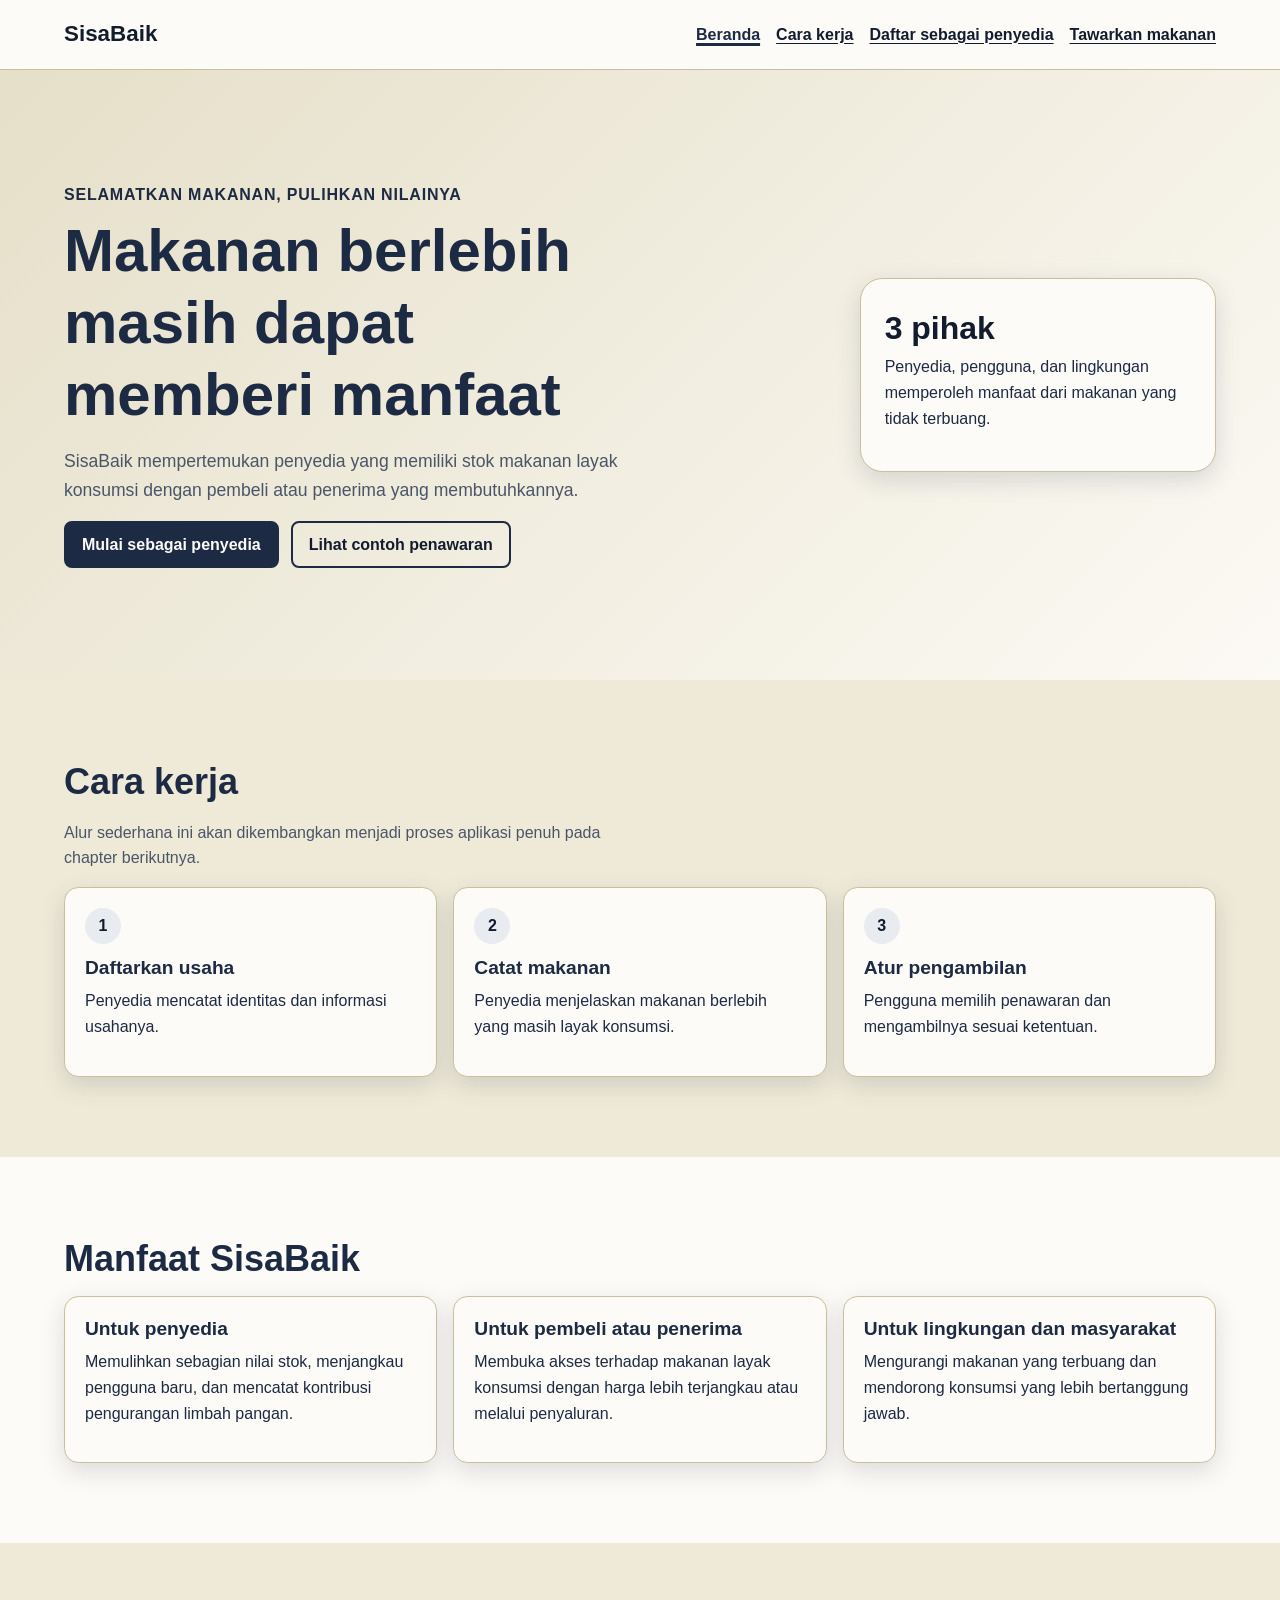
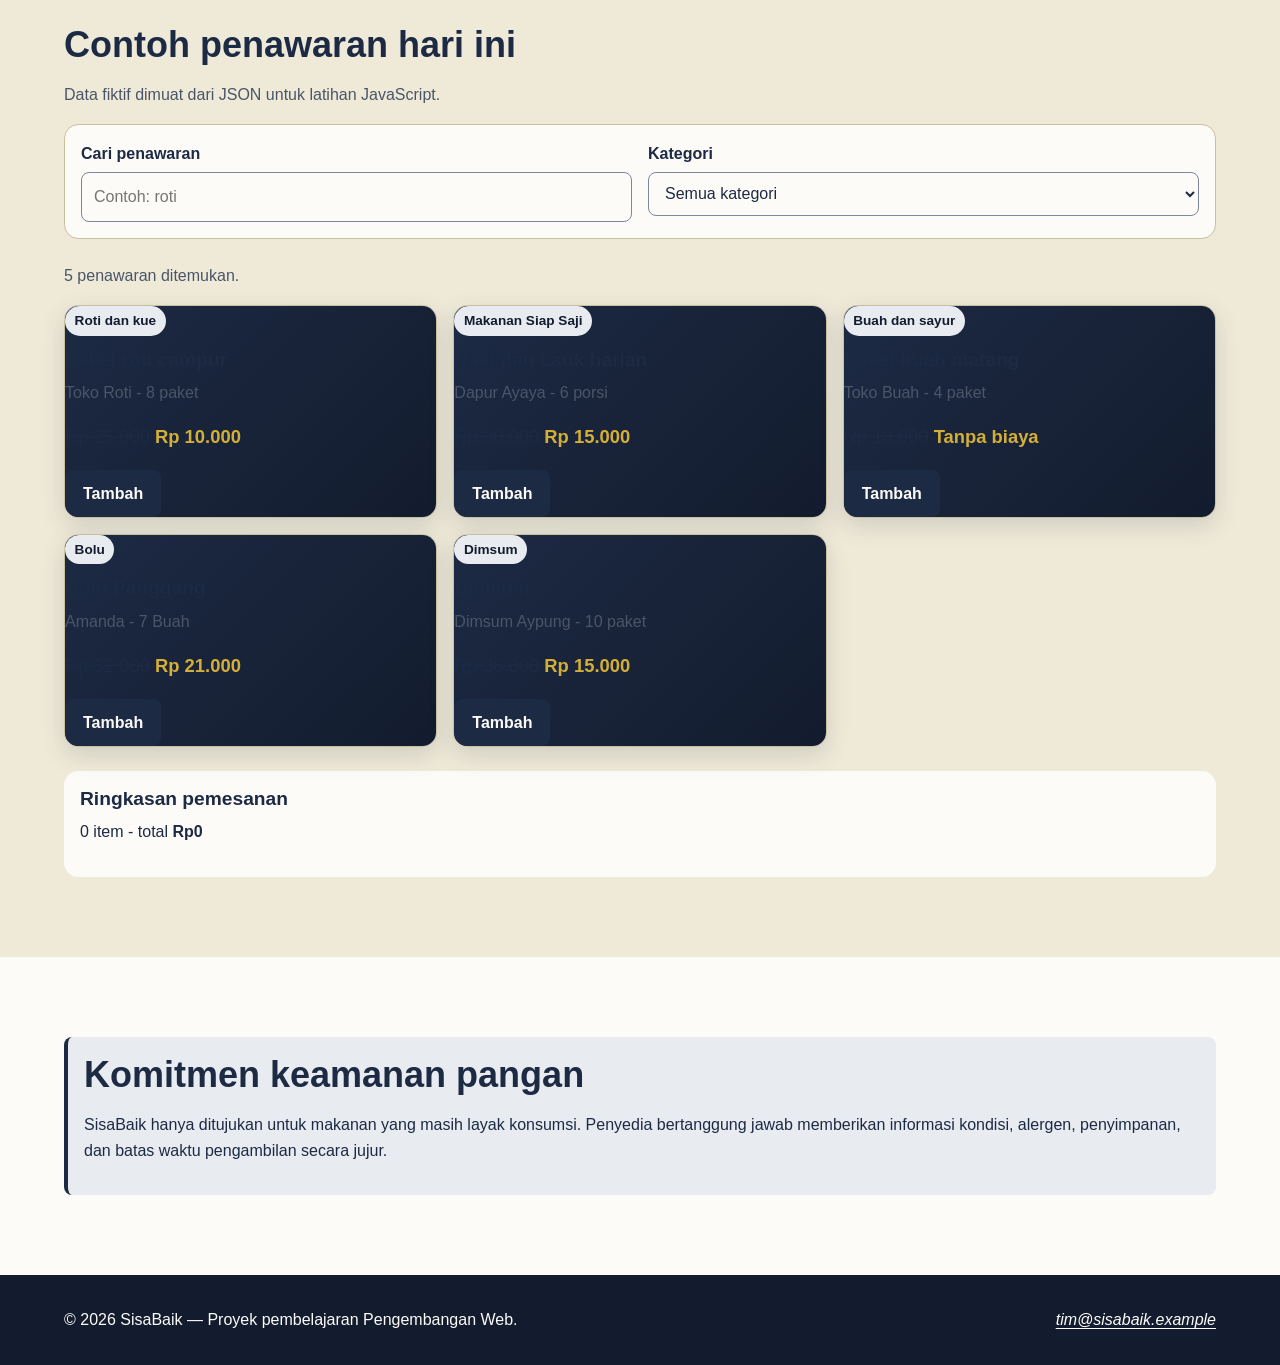
<file: index.html>
<!doctype html>
<html lang="id">
<head>
  <meta charset="utf-8">
  <meta name="viewport" content="width=device-width, initial-scale=1">
  <meta name="description" content="SisaBaik membantu penyedia menawarkan makanan berlebih agar tetap bernilai, terjangkau, dan tidak terbuang.">
  <title>Beranda | SisaBaik</title>
  <link rel="stylesheet" href="styles.css">
  <script src="app.js" defer></script>
</head>
<body>
  <a class="skip-link" href="#konten-utama">Lewati ke konten utama</a>

  <header class="site-header">
    <div class="container header-layout">
      <p class="brand">SisaBaik</p>
      <nav aria-label="Navigasi utama">
        <ul class="nav-list">
        <li><a href="index.html" aria-current="page">Beranda</a></li>
        <li><a href="#cara-kerja">Cara kerja</a></li>
        <li><a href="daftar-penyedia.html">Daftar sebagai penyedia</a></li>
        <li><a href="tawarkan-makanan.html">Tawarkan makanan</a></li>
        </ul>
      </nav>
    </div>
  </header>

  <main id="konten-utama" tabindex="-1">
    <section class="hero" aria-labelledby="judul-utama">
      <div class="container hero-layout">
        <div>
          <p class="eyebrow">Selamatkan makanan, pulihkan nilainya</p>
          <h1 id="judul-utama">Makanan berlebih masih dapat memberi manfaat</h1>
          <p class="lead">SisaBaik mempertemukan penyedia yang memiliki stok makanan layak konsumsi dengan pembeli atau penerima yang membutuhkannya.</p>
          <div class="button-group">
            <a class="button" href="daftar-penyedia.html">Mulai sebagai penyedia</a>
            <a class="button button-secondary" href="#penawaran-contoh">Lihat contoh penawaran</a>
          </div>
        </div>

        <aside class="hero-panel" aria-label="Ringkasan manfaat SisaBaik">
          <strong>3 pihak</strong>
          <p>Penyedia, pengguna, dan lingkungan memperoleh manfaat dari makanan yang tidak terbuang.</p>
        </aside>
      </div>
    </section>

    <section class="section" id="cara-kerja" aria-labelledby="judul-cara-kerja">
      <div class="container">
        <h2 id="judul-cara-kerja">Cara kerja</h2>
        <p class="section-intro">Alur sederhana ini akan dikembangkan menjadi proses aplikasi penuh pada chapter berikutnya.</p>
        <div class="steps-grid">
          <article class="card">
            <span class="step-number" aria-hidden="true">1</span>
            <h3>Daftarkan usaha</h3>
            <p>Penyedia mencatat identitas dan informasi usahanya.</p>
          </article>
          <article class="card">
            <span class="step-number" aria-hidden="true">2</span>
            <h3>Catat makanan</h3>
            <p>Penyedia menjelaskan makanan berlebih yang masih layak konsumsi.</p>
          </article>
          <article class="card">
            <span class="step-number" aria-hidden="true">3</span>
            <h3>Atur pengambilan</h3>
            <p>Pengguna memilih penawaran dan mengambilnya sesuai ketentuan.</p>
          </article>
        </div>
      </div>
    </section>

    <section class="section section-alt" aria-labelledby="judul-manfaat">
      <div class="container">
        <h2 id="judul-manfaat">Manfaat SisaBaik</h2>
        <div class="benefit-grid">
          <article class="card">
            <h3>Untuk penyedia</h3>
            <p>Memulihkan sebagian nilai stok, menjangkau pengguna baru, dan mencatat kontribusi pengurangan limbah pangan.</p>
          </article>
          <article class="card">
            <h3>Untuk pembeli atau penerima</h3>
            <p>Membuka akses terhadap makanan layak konsumsi dengan harga lebih terjangkau atau melalui penyaluran.</p>
          </article>
          <article class="card">
            <h3>Untuk lingkungan dan masyarakat</h3>
            <p>Mengurangi makanan yang terbuang dan mendorong konsumsi yang lebih bertanggung jawab.</p>
          </article>
        </div>
      </div>
    </section>

    <section class="section" id="penawaran-contoh" aria-labelledby="judul-penawaran">
      <div class="container">
        <h2 id="judul-penawaran">Contoh penawaran hari ini</h2>
        <p class="section-intro">Data fiktif dimuat dari JSON untuk latihan JavaScript.</p>
    
        <form class="filter-panel" id="filter-form" role="search" >
      <p>
      <label for="kata-kunci">Cari penawaran</label><br>
      <input id="kata-kunci" name="kata_kunci" type="search" placeholder="Contoh: roti">
      </p>
      <p>
        <label for="filter-kategori">Kategori</label><br>
        <select id="filter-kategori" name="kategori">
          <option value="semua">Semua kategori</option>
          <option value="roti-kue">Roti dan kue</option>
          <option value="makanan-siap-saji">Makanan siap saji</option>
          <option value="buah-sayur">Buah dan sayur</option>
          <option value="bolu">Bolu</option>
          <option value="dimsum">Dimsum</option>
        </select>
      </p>
    </form>

    <p id="status-katalog" class="status-message" role="status" aria-live="polite">Memuat penawaran...</p>
    <div class="offer-grid" id="daftar-penawaran"> </div>
<aside class="cart-summary" aria-labelledby="judul-ringkasan">
  <h3 id="judul-ringkasan">Ringkasan pemesanan</h3>
  <p><span id="jumlah-item">0</span> item - total <strong id="total-pesanan">Rp0</strong></p>
</aside>
      </div></section>

    <section class="section section-alt" aria-labelledby="judul-keamanan">
    <div class="container">
    <div class="notice">
    <h2 id="judul-keamanan">Komitmen keamanan pangan</h2>
    <p>SisaBaik hanya ditujukan untuk makanan yang masih layak konsumsi. Penyedia bertanggung jawab memberikan informasi kondisi, alergen, penyimpanan, dan batas waktu pengambilan secara jujur.</p>
    </div>
    </div>
    </section>
  </main>

  <footer class="site-footer">
    <div class="container footer-layout">
      <p>&copy; 2026 SisaBaik — Proyek pembelajaran Pengembangan Web.</p>
      <address><a href="mailto:tim@sisabaik.example">tim@sisabaik.example</a></address>
    </div>
  </footer>
</body>
</html>
</file>
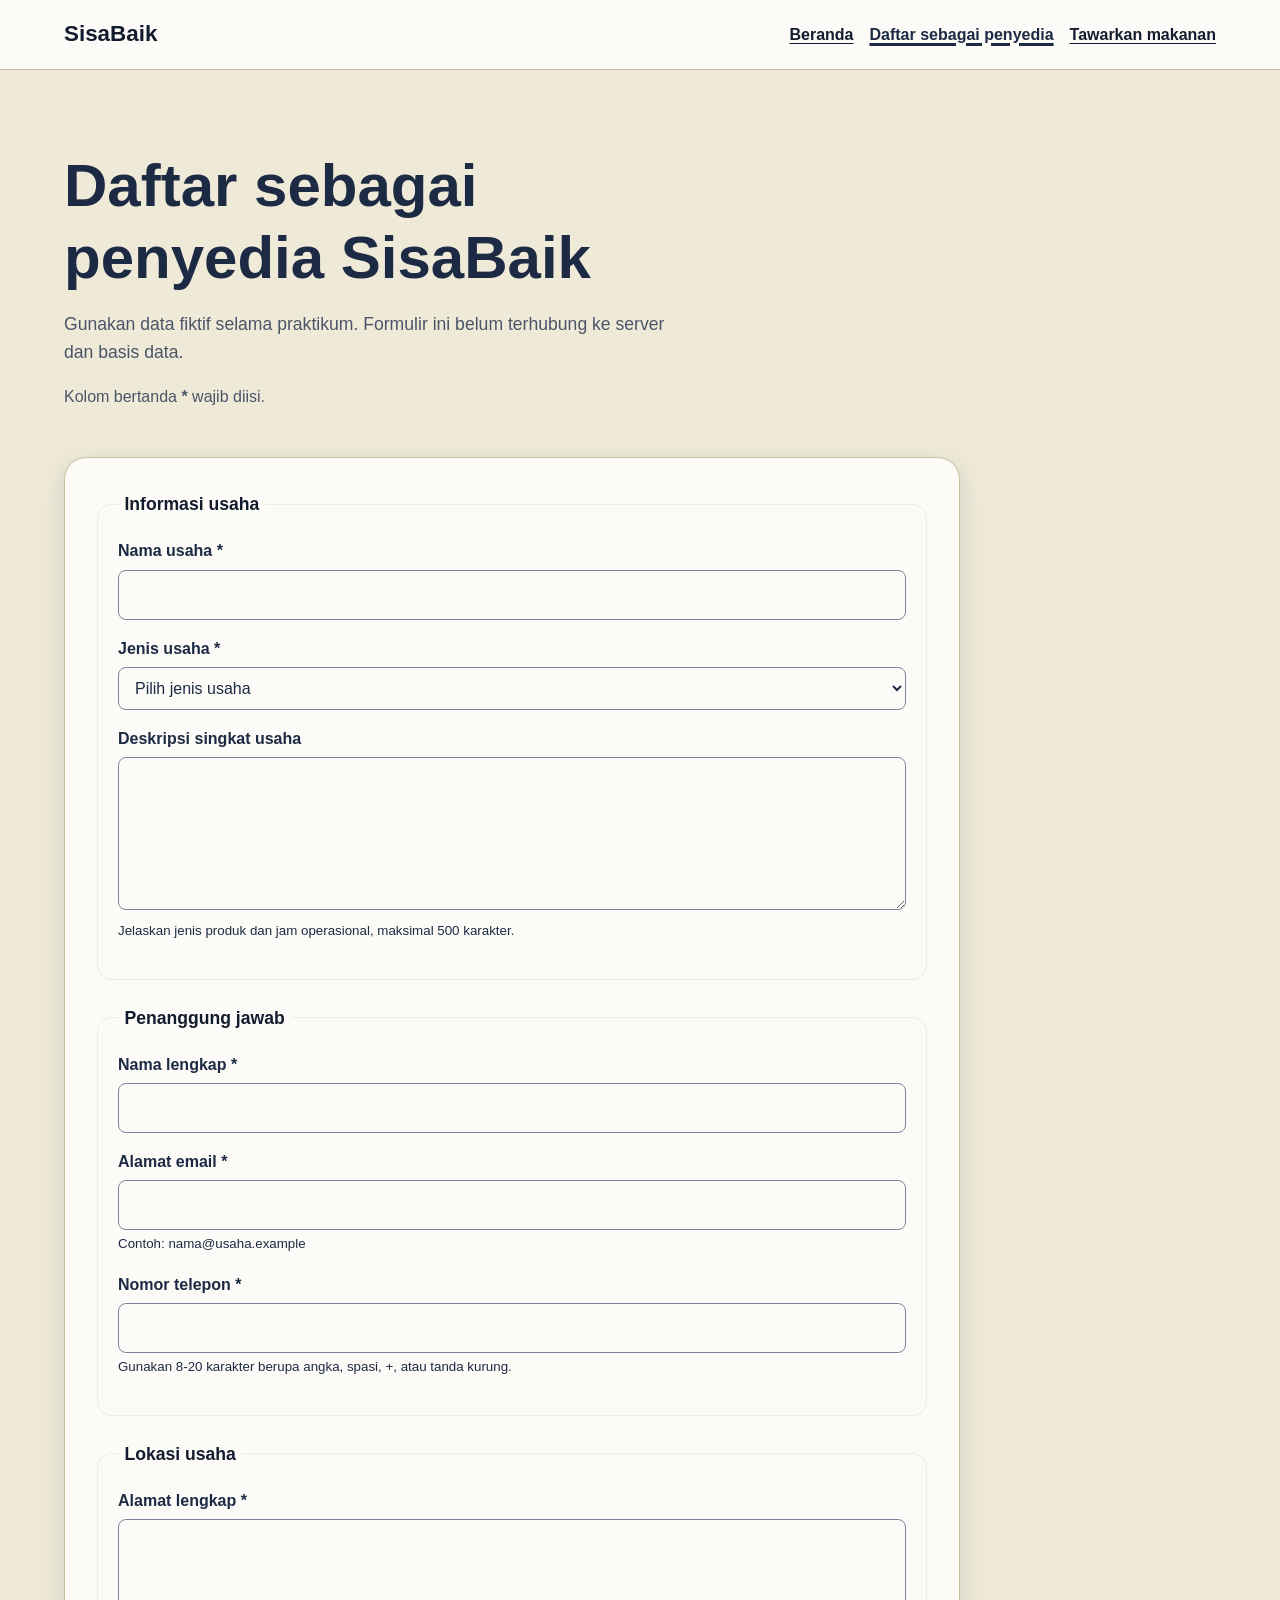
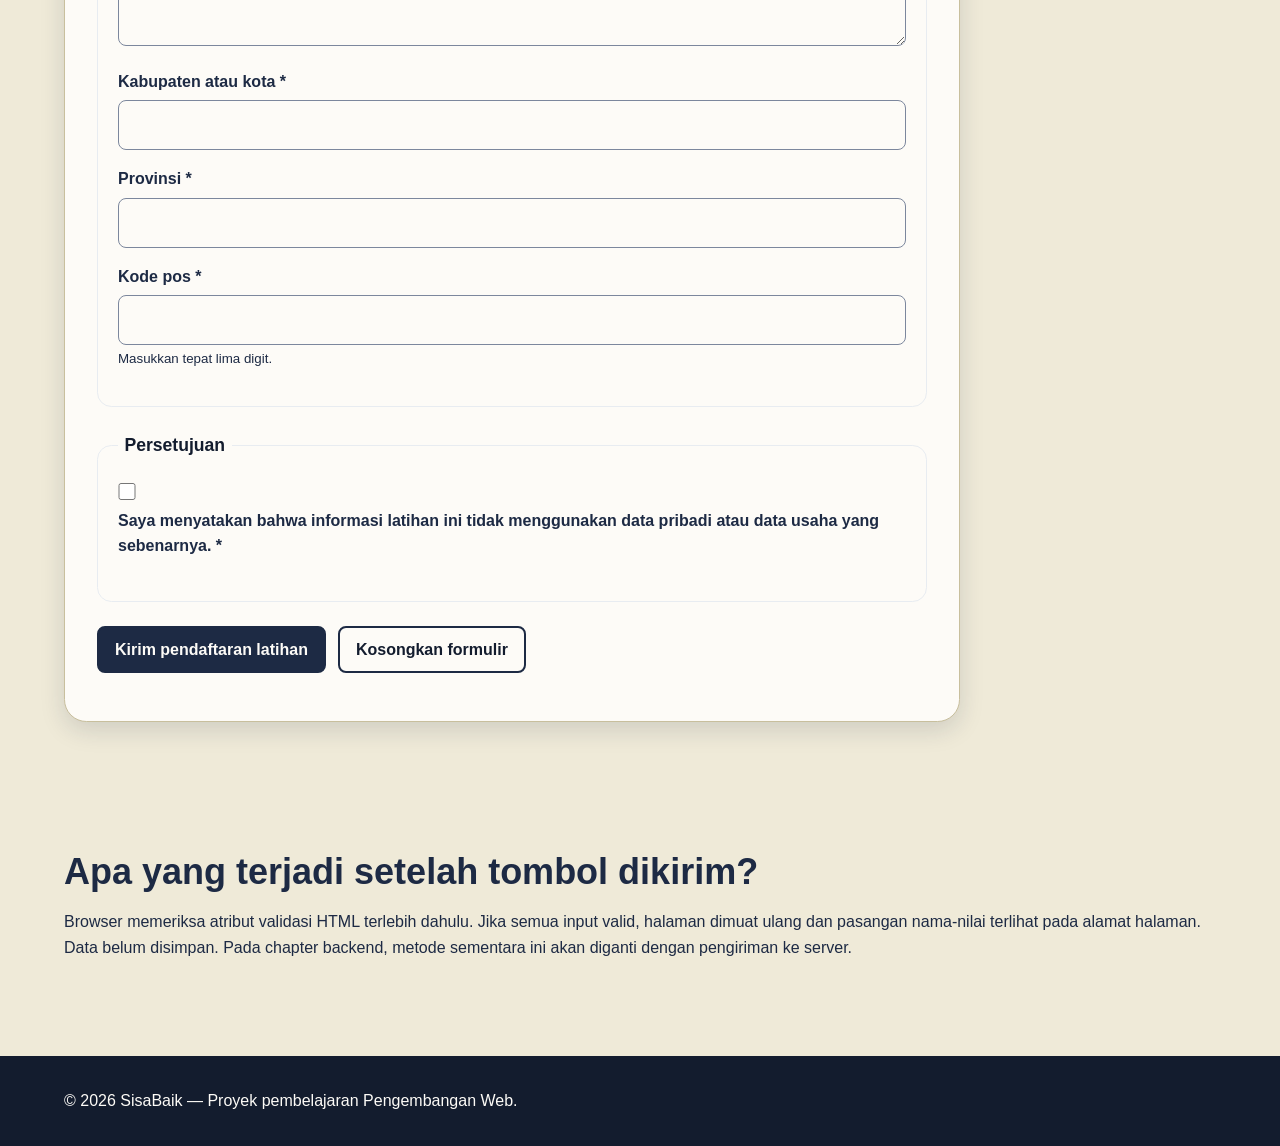
<file: daftar-penyedia.html>
<!doctype html>
<html lang="id">
<head>
  <meta charset="utf-8">
  <meta name="viewport" content="width=device-width, initial-scale=1">
  <meta name="description" content="Formulir prototipe untuk mendaftarkan usaha sebagai penyedia makanan di SisaBaik.">
  <title>Daftar Penyedia | SisaBaik</title>
  <link rel="stylesheet" href="styles.css">
    <script src="app.js" defer></</script>

</head>
<body>
  <a class="skip-link" href="#konten-utama">Lewati ke konten utama</a>

  <header class="site-header">
    <div class="container header-layout">
      <p class="brand">SisaBaik</p>
      <nav aria-label="Navigasi utama">
        <ul class="nav-list">
          <li><a href="index.html">Beranda</a></li>
          <li><a href="daftar-penyedia.html" aria-current="page">Daftar sebagai penyedia</a></li>
          <li><a href="tawarkan-makanan.html">Tawarkan makanan</a></li>
        </ul>
      </nav>
    </div>
  </header>

  <main class="container" id="konten-utama" tabindex="-1">
    <div class="page-heading">
      <h1>Daftar sebagai penyedia SisaBaik</h1>
      <p class="lead">Gunakan data fiktif selama praktikum. Formulir ini belum terhubung ke server dan basis data.</p>
      <p class="required-note" id="petunjuk-wajib">Kolom bertanda <strong>*</strong> wajib diisi.</p>
    </div>

    <form class="form-card" action="daftar-penyedia.html" method="get" aria-describedby="petunjuk-wajib">
      <fieldset class="form-section">
        <legend>Informasi usaha</legend>
        <p>
          <label for="nama-usaha">Nama usaha *</label><br>
          <input type="text" id="nama-usaha" name="nama_usaha" autocomplete="organization" minlength="3" maxlength="100" required>
        </p>
        <p>
          <label for="jenis-usaha">Jenis usaha *</label><br>
          <select id="jenis-usaha" name="jenis_usaha" required>
            <option value="">Pilih jenis usaha</option>
            <option value="restoran">Restoran</option>
            <option value="toko-roti">Toko roti</option>
            <option value="katering">Katering</option>
            <option value="ritel">Toko ritel</option>
            <option value="hotel">Hotel atau penginapan</option>
            <option value="lainnya">Lainnya</option>
          </select>
        </p>
        <p>
          <label for="deskripsi-usaha">Deskripsi singkat usaha</label><br>
          <textarea id="deskripsi-usaha" name="deskripsi_usaha" rows="5" maxlength="500" aria-describedby="bantuan-deskripsi"></textarea><br>
          <small id="bantuan-deskripsi">Jelaskan jenis produk dan jam operasional, maksimal 500 karakter.</small>
        </p>
      </fieldset>

      <fieldset class="form-section">
        <legend>Penanggung jawab</legend>
        <p>
          <label for="nama-penanggung-jawab">Nama lengkap *</label><br>
          <input type="text" id="nama-penanggung-jawab" name="nama_penanggung_jawab" autocomplete="name" minlength="3" maxlength="100" required>
        </p>
        <p>
          <label for="email">Alamat email *</label><br>
          <input type="email" id="email" name="email" autocomplete="email" maxlength="254" aria-describedby="bantuan-email" required><br>
          <small id="bantuan-email">Contoh: nama@usaha.example</small>
        </p>
        <p>
          <label for="telepon">Nomor telepon *</label><br>
          <input type="tel" id="telepon" name="telepon" autocomplete="tel" inputmode="tel" pattern="[0-9+() ]{8,20}" aria-describedby="bantuan-telepon" required><br>
          <small id="bantuan-telepon">Gunakan 8-20 karakter berupa angka, spasi, +, atau tanda kurung.</small>
        </p>
      </fieldset>

      <fieldset class="form-section">
        <legend>Lokasi usaha</legend>
        <p>
          <label for="alamat">Alamat lengkap *</label><br>
          <textarea id="alamat" name="alamat" rows="4" autocomplete="street-address" minlength="10" maxlength="250" required></textarea>
        </p>
        <p>
          <label for="kota">Kabupaten atau kota *</label><br>
          <input type="text" id="kota" name="kota" autocomplete="address-level2" maxlength="100" required>
        </p>
        <p>
          <label for="provinsi">Provinsi *</label><br>
          <input type="text" id="provinsi" name="provinsi" autocomplete="address-level1" maxlength="100" required>
        </p>
        <p>
          <label for="kode-pos">Kode pos *</label><br>
          <input type="text" id="kode-pos" name="kode_pos" autocomplete="postal-code" inputmode="numeric" pattern="[0-9]{5}" aria-describedby="bantuan-kode-pos" required><br>
          <small id="bantuan-kode-pos">Masukkan tepat lima digit.</small>
        </p>
      </fieldset>

      <fieldset class="form-section">
        <legend>Persetujuan</legend>
        <p>
          <input type="checkbox" id="persetujuan" name="persetujuan" value="setuju" required>
          <label for="persetujuan">Saya menyatakan bahwa informasi latihan ini tidak menggunakan data pribadi atau data usaha yang sebenarnya. *</label>
        </p>
      </fieldset>

      <p class="form-actions">
        <button class="button" type="submit">Kirim pendaftaran latihan</button>
        <button class="button button-secondary" type="reset">Kosongkan formulir</button>
      </p>
    </form>

    <section class="section" aria-labelledby="catatan-prototipe">
      <h2 id="catatan-prototipe">Apa yang terjadi setelah tombol dikirim?</h2>
      <p>Browser memeriksa atribut validasi HTML terlebih dahulu. Jika semua input valid, halaman dimuat ulang dan pasangan nama-nilai terlihat pada alamat halaman. Data belum disimpan. Pada chapter backend, metode sementara ini akan diganti dengan pengiriman ke server.</p>
    </section>
  </main>

  <footer class="site-footer">
    <div class="container footer-layout">
      <p>&copy; 2026 SisaBaik — Proyek pembelajaran Pengembangan Web.</p>
    </div>
  </footer>
</body>
</html>
</file>
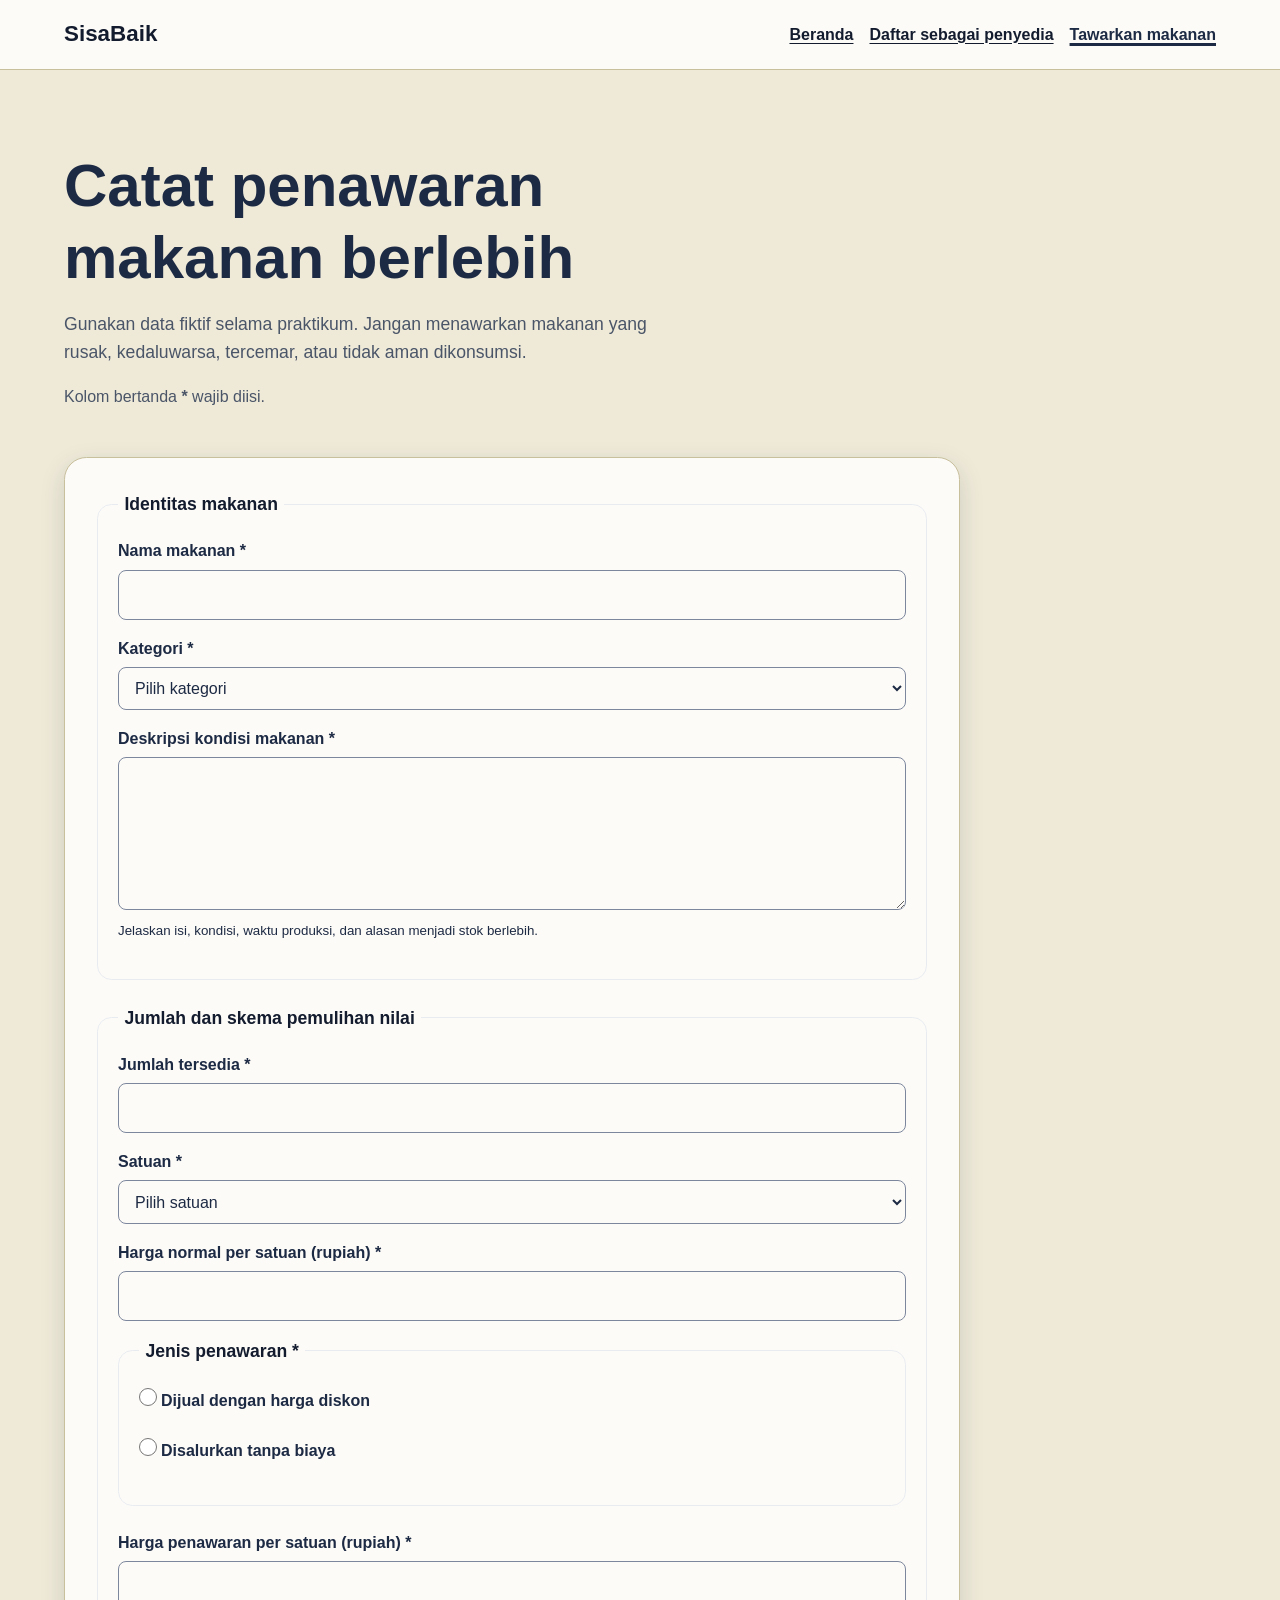
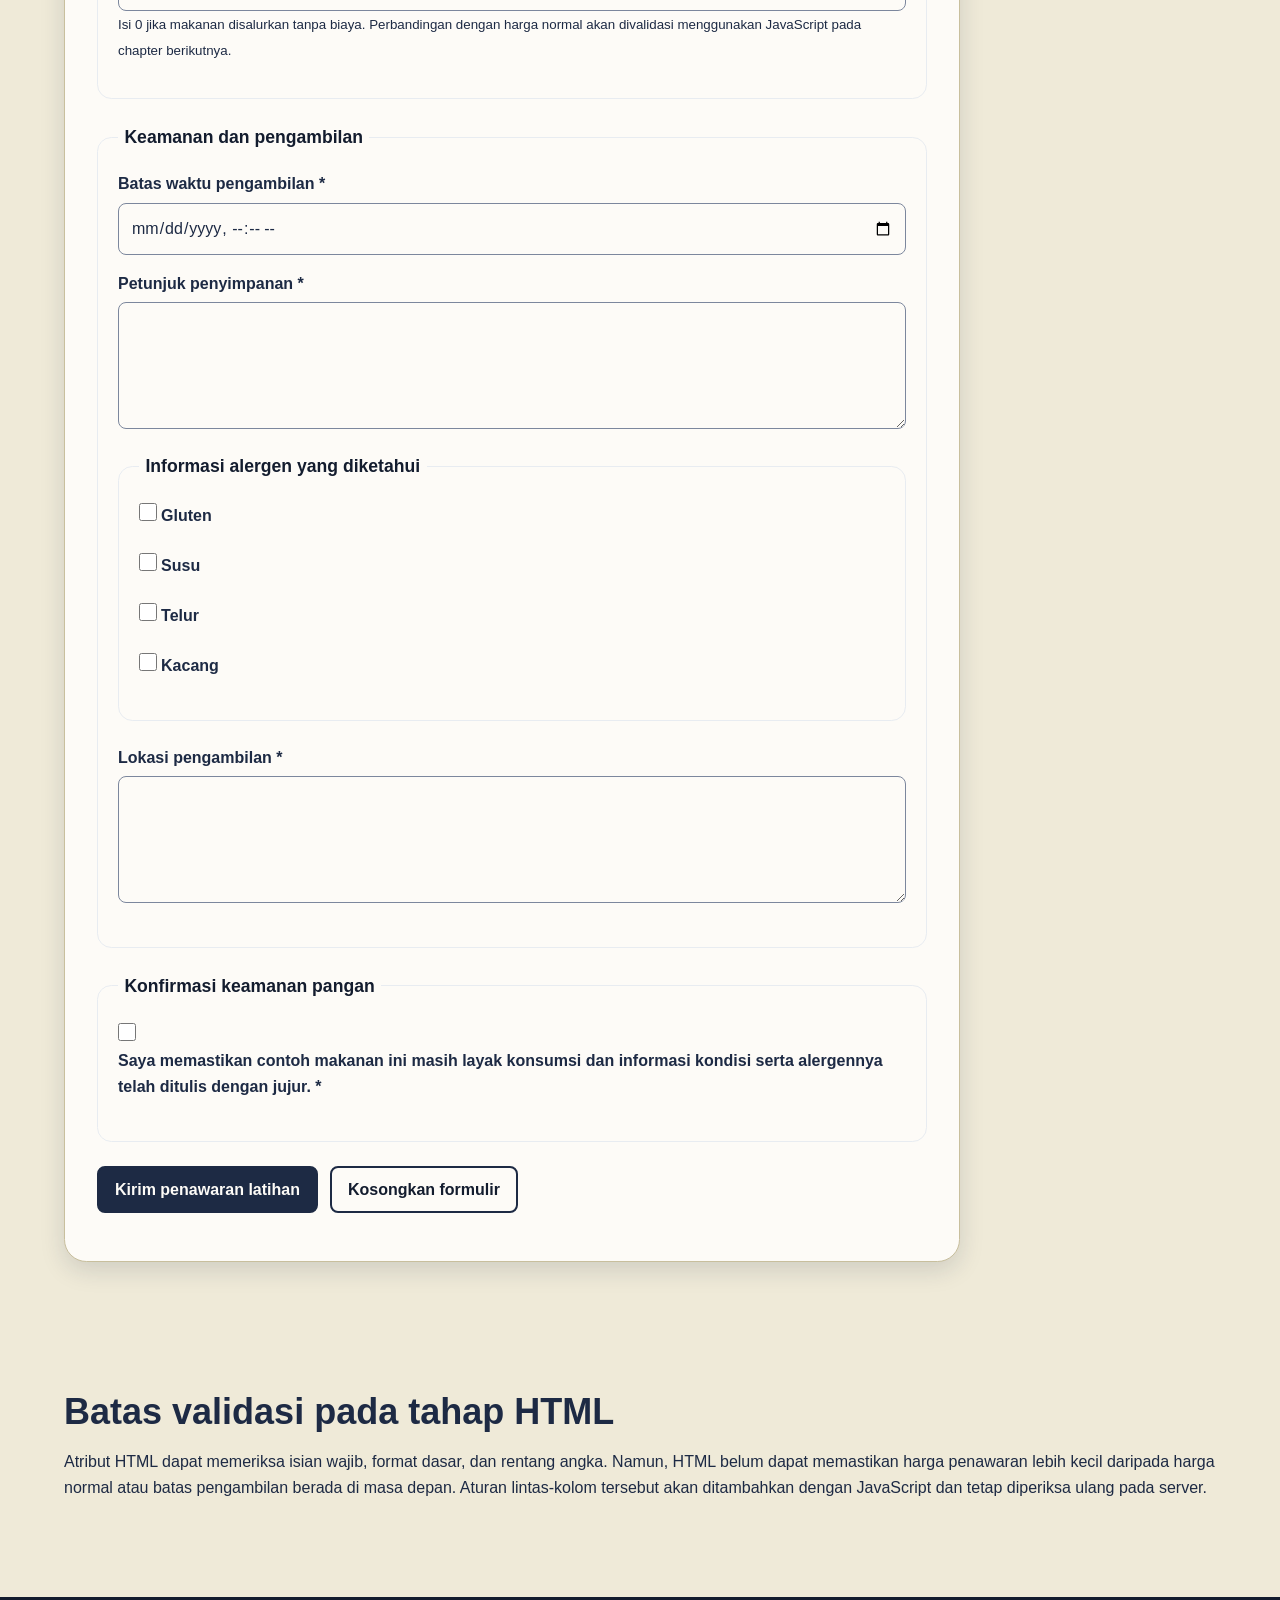
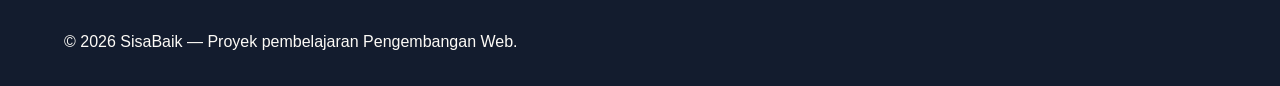
<file: tawarkan-makanan.html>
<!doctype html>
<html lang="id">
<head>
  <meta charset="utf-8">
  <meta name="viewport" content="width=device-width, initial-scale=1">
  <meta name="description" content="Formulir prototipe untuk mencatat makanan berlebih yang akan ditawarkan melalui SisaBaik.">
  <title>Tawarkan Makanan | SisaBaik</title>
  <link rel="stylesheet" href="styles.css">
  <script src="app.js" defer></</script>
</head>
<body>
  <a class="skip-link" href="#konten-utama">Lewati ke konten utama</a>

  <header class="site-header">
    <div class="container header-layout">
      <p class="brand">SisaBaik</p>
      <nav aria-label="Navigasi utama">
        <ul class="nav-list">
          <li><a href="index.html">Beranda</a></li>
          <li><a href="daftar-penyedia.html">Daftar sebagai penyedia</a></li>
          <li><a href="tawarkan-makanan.html" aria-current="page">Tawarkan makanan</a></li>
        </ul>
      </nav>
    </div>
  </header>

  <main class="container" id="konten-utama" tabindex="-1">
    <div class="page-heading">
      <h1>Catat penawaran makanan berlebih</h1>
      <p class="lead">Gunakan data fiktif selama praktikum. Jangan menawarkan makanan yang rusak, kedaluwarsa, tercemar, atau tidak aman dikonsumsi.</p>
      <p class="required-note" id="petunjuk-wajib">Kolom bertanda <strong>*</strong> wajib diisi.</p>
    </div>

    <form class="form-card" action="tawarkan-makanan.html" method="get" aria-describedby="petunjuk-wajib">
      <form id=""form-penawaran" action="tawarkan-makanan.html" method="get" aria-describedby="petunjuk-wajib">
      <fieldset class="form-section">
        <legend>Identitas makanan</legend>
        <p>
          <label for="nama-makanan">Nama makanan *</label><br>
          <input type="text" id="nama-makanan" name="nama_makanan" minlength="3" maxlength="120" required>
        </p>
        <p>
          <label for="kategori">Kategori *</label><br>
          <select id="kategori" name="kategori" required>
            <option value="">Pilih kategori</option>
            <option value="makanan-siap-saji">Makanan siap saji</option>
            <option value="roti-kue">Roti atau kue</option>
            <option value="buah-sayur">Buah atau sayur</option>
            <option value="minuman">Minuman</option>
            <option value="bahan-pangan">Bahan pangan</option>
            <option value="lainnya">Lainnya</option>
          </select>
        </p>
        <p>
          <label for="deskripsi-makanan">Deskripsi kondisi makanan *</label><br>
          <textarea id="deskripsi-makanan" name="deskripsi_makanan" rows="5" minlength="20" maxlength="600" aria-describedby="bantuan-deskripsi-makanan" required></textarea><br>
          <small id="bantuan-deskripsi-makanan">Jelaskan isi, kondisi, waktu produksi, dan alasan menjadi stok berlebih.</small>
        </p>
      </fieldset>

      <fieldset class="form-section">
        <legend>Jumlah dan skema pemulihan nilai</legend>
        <p>
          <label for="jumlah">Jumlah tersedia *</label><br>
          <input type="number" id="jumlah" name="jumlah" min="1" max="1000" step="1" required>
        </p>
        <p>
          <label for="satuan">Satuan *</label><br>
          <select id="satuan" name="satuan" required>
            <option value="">Pilih satuan</option>
            <option value="porsi">Porsi</option>
            <option value="paket">Paket</option>
            <option value="buah">Buah</option>
            <option value="kilogram">Kilogram</option>
            <option value="liter">Liter</option>
          </select>
        </p>
        <p>
          <label for="harga-normal">Harga normal per satuan (rupiah) *</label><br>
          <input type="number" id="harga-normal" name="harga_normal" min="0" max="10000000" step="500" required>
        </p>
        <fieldset class="form-section">
          <legend>Jenis penawaran *</legend>
          <p>
            <input type="radio" id="jenis-diskon" name="jenis_penawaran" value="diskon" required>
            <label for="jenis-diskon">Dijual dengan harga diskon</label>
          </p>
          <p>
            <input type="radio" id="jenis-donasi" name="jenis_penawaran" value="donasi">
            <label for="jenis-donasi">Disalurkan tanpa biaya</label>
          </p>
        </fieldset>
        <p>
          <label for="harga-pemulihan">Harga penawaran per satuan (rupiah) *</label><br>
          <input type="number" id="harga-pemulihan" name="harga_penawaran" min="0" max="10000000" step="500" aria-describedby="bantuan-harga" required><br>
          <small id="bantuan-harga">Isi 0 jika makanan disalurkan tanpa biaya. Perbandingan dengan harga normal akan divalidasi menggunakan JavaScript pada chapter berikutnya.</small>
        </p>
      </fieldset>

      <fieldset class="form-section">
        <legend>Keamanan dan pengambilan</legend>
        <p>
          <label for="batas-pengambilan">Batas waktu pengambilan *</label><br>
          <input type="datetime-local" id="batas-pengambilan" name="batas_pengambilan" required>
        </p>
        <p>
          <label for="petunjuk-penyimpanan">Petunjuk penyimpanan *</label><br>
          <textarea id="petunjuk-penyimpanan" name="petunjuk_penyimpanan" rows="4" minlength="10" maxlength="300" required></textarea>
        </p>

        <fieldset class="form-section">
          <legend>Informasi alergen yang diketahui</legend>
          <p>
            <input type="checkbox" id="alergen-gluten" name="alergen" value="gluten">
            <label for="alergen-gluten">Gluten</label>
          </p>
          <p>
            <input type="checkbox" id="alergen-susu" name="alergen" value="susu">
            <label for="alergen-susu">Susu</label>
          </p>
          <p>
            <input type="checkbox" id="alergen-telur" name="alergen" value="telur">
            <label for="alergen-telur">Telur</label>
          </p>
          <p>
            <input type="checkbox" id="alergen-kacang" name="alergen" value="kacang">
            <label for="alergen-kacang">Kacang</label>
          </p>
        </fieldset>

        <p>
          <label for="lokasi-pengambilan">Lokasi pengambilan *</label><br>
          <textarea id="lokasi-pengambilan" name="lokasi_pengambilan" rows="4" autocomplete="street-address" minlength="10" maxlength="250" required></textarea>
        </p>
      </fieldset>

      <fieldset class="form-section">
        <legend>Konfirmasi keamanan pangan</legend>
        <p>
          <input type="checkbox" id="konfirmasi-keamanan" name="konfirmasi_keamanan" value="terkonfirmasi" required>
          <label for="konfirmasi-keamanan">Saya memastikan contoh makanan ini masih layak konsumsi dan informasi kondisi serta alergennya telah ditulis dengan jujur. *</label>
        </p>
      </fieldset>

      <p class="form-actions">
        <button class="button" type="submit">Kirim penawaran latihan</button>
        <button class="button button-secondary" type="reset">Kosongkan formulir</button>
      </p>
    </form>

    <section class="section" aria-labelledby="batas-validasi-html">
      <h2 id="batas-validasi-html">Batas validasi pada tahap HTML</h2>
      <p>Atribut HTML dapat memeriksa isian wajib, format dasar, dan rentang angka. Namun, HTML belum dapat memastikan harga penawaran lebih kecil daripada harga normal atau batas pengambilan berada di masa depan. Aturan lintas-kolom tersebut akan ditambahkan dengan JavaScript dan tetap diperiksa ulang pada server.</p>
    </section>
  </main>

  <footer class="site-footer">
    <div class="container footer-layout">
      <p>&copy; 2026 SisaBaik — Proyek pembelajaran Pengembangan Web.</p>
    </div>
  </footer>
</body>
</html>
</file>
<file: styles.css>
:root {
  --color-primary: #1D2A44;
  --color-primary-dark: #131C2E;
  --color-primary-soft: #E8ECF1;
  --color-accent: #D4AF37;
  --color-text: #1D2A44;
  --color-muted: #4A5568;
  --color-surface: #FDFBF7;
  --color-surface-text: #FDFBF7;
  --color-background: #EFEAD8;
  --color-border: #C8BF9D;
  --color-danger: #A52A2A;
  --shadow-card: 0 0.5rem 1.5rem rgb(29 42 68 / 15%);
  --radius-small: 0.5rem;
  --radius-medium: 0.9rem;
  --radius-large: 1.4rem;
  --content-width: 72rem;
}

*::before,
*::after,
* {
  box-sizing: border-box;
}

html {
  scroll-behavior: smooth;
}

body {
  margin: 0;
  background: var(--color-background);
  color: var(--color-text);
  font-family: Arial, Helvetica, sans-serif;
  font-size: 1rem;
  line-height: 1.6;
}

h1,
h2,
h3,
p {
  margin-block-start: 0;
}

h1,
h2,
h3 {
  line-height: 1.2;
}

h1 {
  max-width: 18ch;
  margin-block-end: 1rem;
  font-size: clamp(2rem, 7vw, 3.75rem);
}

h2 {
  margin-block-end: 1rem;
  font-size: clamp(1.5rem, 4vw, 2.25rem);
}

h3 {
  margin-block-end: 0.6rem;
  font-size: 1.2rem;
}

a {
  color: var(--color-primary-dark);
  text-underline-offset: 0.2em;
}

a:hover {
  text-decoration-thickness: 0.18em;
}

:focus-visible {
  outline: 0.2rem solid var(--color-accent);
  outline-offset: 0.2rem;
}

.skip-link {
  position: absolute;
  inset-block-start: 0.5rem;
  inset-inline-start: 0.5rem;
  z-index: 100;
  padding: 0.7rem 1rem;
  border-radius: var(--radius-small);
  background: var(--color-text);
  color: var(--color-surface);
  transform: translateY(-180%);
}

.skip-link:focus {
  transform: translateY(0);
}

.container {
  width: min(100% - 2rem, var(--content-width));
  margin-inline: auto;
}

.site-header {
  background: var(--color-surface);
  border-block-end: 0.0625rem solid var(--color-border);
}

.header-layout {
  display: flex;
  flex-direction: column;
  gap: 0.75rem;
  padding-block: 1rem;
}

.brand {
  margin: 0;
  color: var(--color-primary-dark);
  font-size: 1.4rem;
  font-weight: 700;
}

.nav-list {
  display: flex;
  flex-wrap: wrap;
  gap: 0.5rem 1rem;
  margin: 0;
  padding: 0;
  list-style: none;
}

.nav-list a {
  display: inline-block;
  padding-block: 0.35rem;
  font-weight: 700;
}

.nav-list a[aria-current="page"] {
  color: var(--color-primary);
  text-decoration-thickness: 0.2em;
}

.hero {
  padding-block: clamp(3rem, 10vw, 7rem);
  background: linear-gradient(135deg,rgb(229 223 200/ 95%), rgb(253 251 247/ 92%));
}

.hero-layout {
  display: grid;
  gap: 2rem;
  align-items: center;
}

.eyebrow {
  margin-block-end: 0.5rem;
  color: var(--color-primary);
  font-weight: 700;
  letter-spacing: 0.05em;
  text-transform: uppercase;
}

.lead {
  max-width: 62ch;
  color: var(--color-muted);
  font-size: 1.1rem;
}

.hero-panel {
  padding: 1.5rem;
  border: 0.0625rem solid var(--color-border);
  border-radius: var(--radius-large);
  background: var(--color-surface);
  box-shadow: var(--shadow-card);
}

.hero-panel strong {
  display: block;
  color: var(--color-primary-dark);
  font-size: 2rem;
}

.button-group,
.form-actions {
  display: flex;
  flex-wrap: wrap;
  gap: 0.75rem;
  align-items: center;
}

.button {
  display: inline-block;
  padding: 0.75rem 1rem;
  border: 0.125rem solid var(--color-primary);
  border-radius: var(--radius-small);
  background: var(--color-primary);
  color: var(--color-surface);
  font: inherit;
  font-weight: 700;
  line-height: 1.2;
  text-decoration: none;
  cursor: pointer;
}

.button:hover {
  background: var(--color-primary-dark);
  border-color: var(--color-primary-dark);
}

.button-secondary {
  background: transparent;
  color: var(--color-primary-dark);
}

.button-secondary:hover {
  background: var(--color-primary);
  color: var(--color-surface);
}

.section {
  padding-block: clamp(2.5rem, 7vw, 5rem);
}

.section-alt {
  background: var(--color-surface);
}

.section-intro {
  max-width: 65ch;
  color: var(--color-muted);
}

.steps-grid,
.benefit-grid,
.offer-grid {
  display: grid;
  grid-template-columns: 1fr;
  gap: 1rem;
}

.card {
  padding: 1.25rem;
  border: 0.0625rem solid var(--color-border);
  border-radius: var(--radius-medium);
  background: var(--color-surface);
  box-shadow: var(--shadow-card);
}

.step-number {
  display: inline-grid;
  width: 2.25rem;
  height: 2.25rem;
  margin-block-end: 0.75rem;
  place-items: center;
  border-radius: 50%;
  background: var(--color-primary-soft);
  color: var(--color-primary-dark);
  font-weight: 700;
}

.offer-card {
  display: flex;
  flex-direction: column;
  overflow: hidden;
  border: 0.0625rem solid var(--color-border);
  border-radius: var(--radius-medium);
  background: var(--color-surface);
  box-shadow: var(--shadow-card);
}

.offer-card__visual {
  min-height: 8rem;
  background: linear-gradient(135deg,var(--color-primary),var(--color-primary-dark));
}

.offer-card__content {
  display: flex;
  flex: 1;
  flex-direction: column;
  padding: 1.25rem;
}

.offer-card__meta {
  color: var(--color-muted);
}

.offer-card__price {
  margin-block-start: auto;
  font-size: 1.15rem;}

.offer-card__price strong {
  color: var(--color-accent);
}

.badge {
  display: inline-block;
  width: fit-content;
  margin-block-end: 0.75rem;
  padding: 0.25rem 0.6rem;
  border-radius: 999px;
  background: var(--color-primary-soft);
  color: var(--color-primary-dark);
  font-size: 0.85rem;
  font-weight: 700;
}

.notice {
  padding: 1rem;
  border-inline-start: 0.3rem solid var(--color-primary);
  border-radius: var(--radius-small);
  background: var(--color-primary-soft);
}

.page-heading {
  padding-block: clamp(2.5rem, 7vw, 5rem) 2rem;
}

.form-card {
  max-width: 56rem;
  margin-block-end: 3rem;
  padding: clamp(1rem, 4vw, 2rem);
  border: 0.0625rem solid var(--color-border);
  border-radius: var(--radius-large);
  background: var(--color-surface);
  box-shadow: var(--shadow-card);
}

.form-section {
  margin: 0 0 1.5rem;
  padding: 1.25rem;
  border: 0.0625rem solid var(--color-primary-soft);
  border-radius: var(--radius-medium);
}

.form-section legend {
  padding-inline: 0.4rem;
  color: var(--color-primary-dark);
  font-size: 1.1rem;
  font-weight: 700;
}

label {
  display: inline-block;
  margin-block-end: 0.35rem;
  font-weight: 700;
}

input,
select,
textarea {
  width: 100%;
  padding: 0.7rem 0.75rem;
  border: 0.0625rem solid #7C879D;
  border-radius: var(--radius-small);
  background: var(--color-surface);
  color: var(--color-text);
  font: inherit;
}

textarea {
  resize: vertical;
}

input:focus,
select:focus,
textarea:focus {
  border-color: var(--color-primary-dark);
}

input[type="checkbox"],
input[type="radio"] {
  width: 1.1rem;
  height: 1.1rem;
  margin: 0.2rem 0 0;
  accent-color: var(--color-primary);
}

.required-note {
  color: var(--color-muted);
}

.site-footer {
  padding-block: 2rem;
  background: var(--color-primary-dark);
  color: var(--color-surface);
}

.site-footer a {
  color: var(--color-surface);
}

.footer-layout {
  display: flex;
  flex-direction: column;
  gap: 0.5rem;
}

.footer-layout p,
.footer-layout address {
  margin: 0;
}

@media (min-width: 48rem) {
  .header-layout {
    flex-direction: row;
    justify-content: space-between;
    align-items: center;
  }

  .hero-layout {
    grid-template-columns: minmax(0, 1.5fr) minmax(15rem, 0.7fr);
  }

  .steps-grid,
  .benefit-grid {
    grid-template-columns: repeat(3, minmax(0, 1fr));
  }

  .offer-grid {
    grid-template-columns: repeat(2, minmax(0, 1fr));
  }

  .footer-layout {
    flex-direction: row;
    justify-content: space-between;
    align-items: center;
  }
}

@media (min-width: 68rem) {
  .offer-grid {
    grid-template-columns: repeat(3, minmax(0, 1fr));
  }
}

@media (prefers-reduced-motion: reduce) {
  html {
    scroll-behavior: auto;
  }
}
.filter-panel {
  display: grid;
  gap: 1rem;
  margin-block-end: 1.5rem;
  padding: 1rem;
  border: 0.0625rem solid var(--color-border);
  border-radius: var(--radius-medium);
  background: var(--color-surface);
}
.filter-panel p {
  margin: 0;
}

.status-message{
  min-height: 1.6em;
  color: var(--color-muted);
}
.cart-summary {
margin-block-start: 1.5rem;
  padding: 1rem;
  border-radius: var(--radius-medium);
  background: var(--color-surface);
}
.error-message {
  color: var(--color-danger);
  font-weight: 700;
}
@media (min-width: 48rem) {
  .filter-panel {
    grid-template-columns: repeat(2, minmax(0, 1fr));
  }
}
</file>
